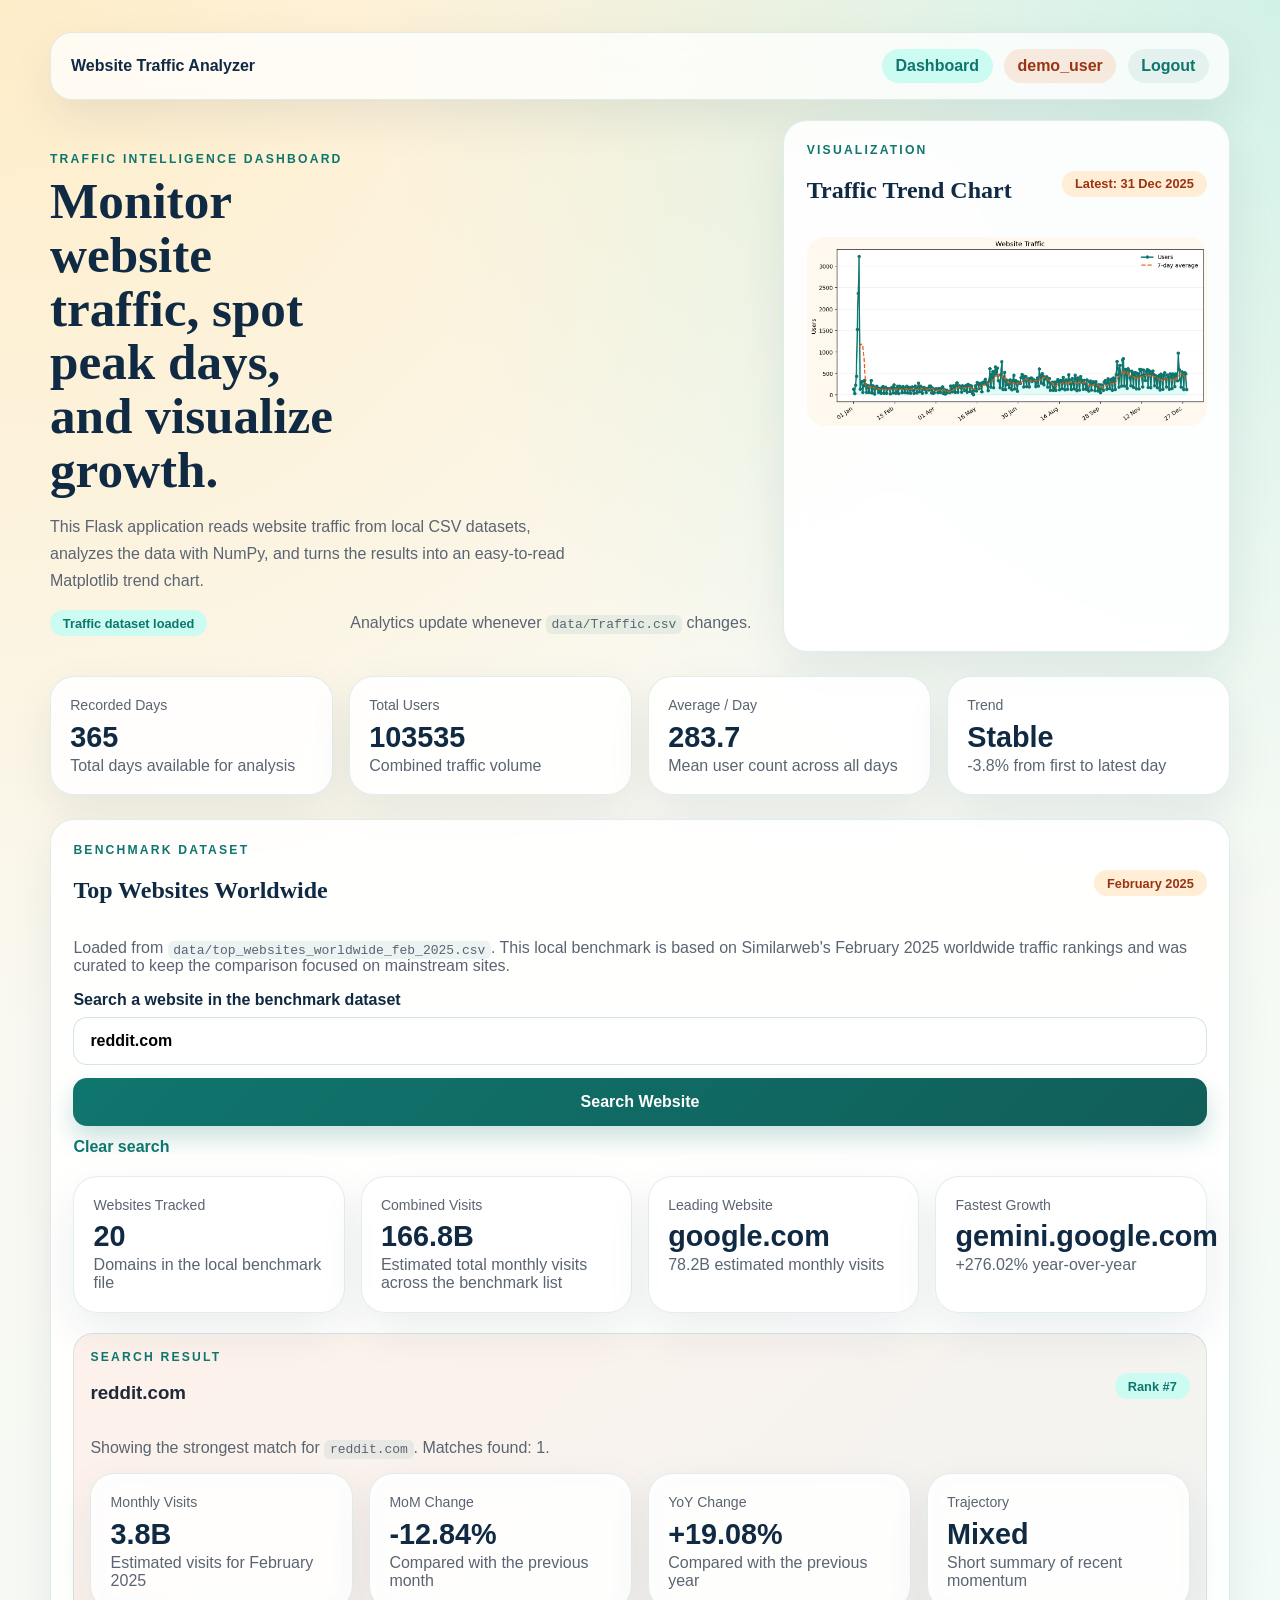
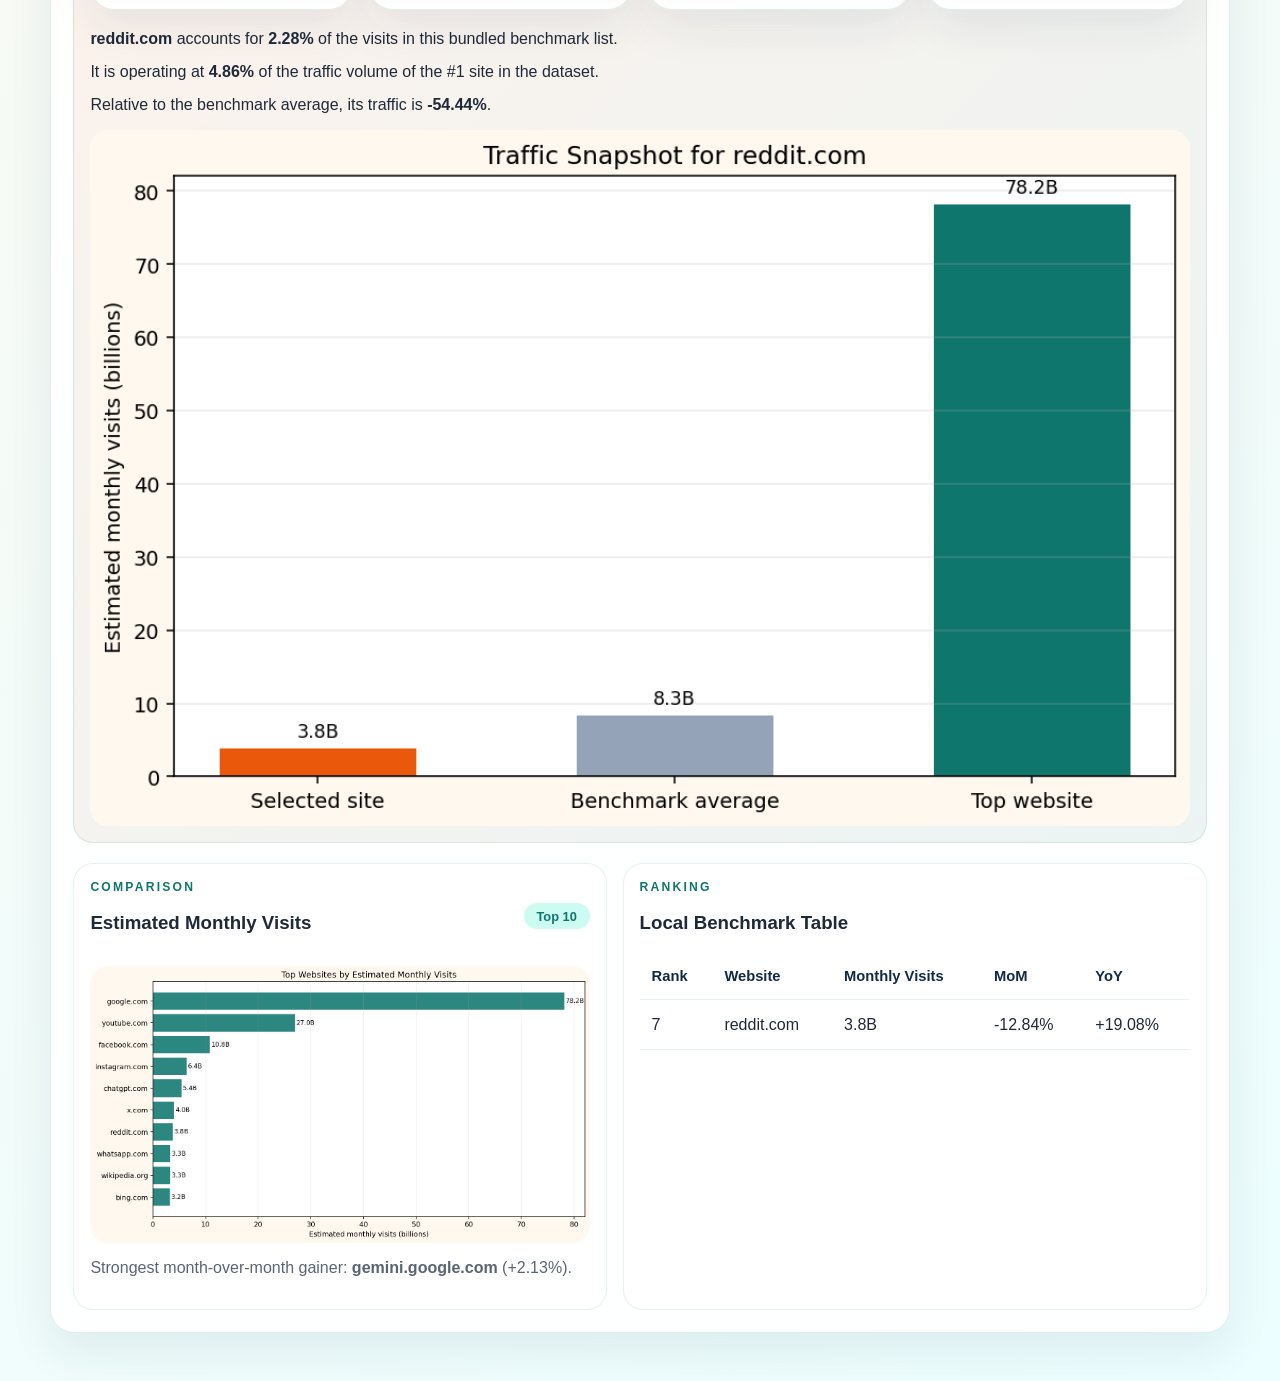
<file: report_assets/dashboard_preview.html>
<!DOCTYPE html>
<html lang="en">
<head>
    <meta charset="UTF-8">
    <meta name="viewport" content="width=device-width, initial-scale=1.0">
    <title>Website Traffic Analyzer</title>
    <style>
:root {
    --bg-start: #fff7ed;
    --bg-end: #ecfeff;
    --panel: rgba(255, 255, 255, 0.9);
    --panel-border: rgba(15, 118, 110, 0.12);
    --text-main: #1f2937;
    --text-soft: #5b6472;
    --heading: #102a43;
    --teal: #0f766e;
    --teal-soft: #ccfbf1;
    --orange: #ea580c;
    --orange-soft: #ffedd5;
    --danger: #b91c1c;
    --danger-soft: #fee2e2;
    --success: #166534;
    --success-soft: #dcfce7;
    --shadow: 0 18px 45px rgba(16, 42, 67, 0.08);
}

* {
    box-sizing: border-box;
}

body {
    margin: 0;
    min-height: 100vh;
    font-family: "Trebuchet MS", "Gill Sans", sans-serif;
    color: var(--text-main);
    background:
        radial-gradient(circle at top left, rgba(251, 191, 36, 0.18), transparent 32%),
        radial-gradient(circle at top right, rgba(45, 212, 191, 0.2), transparent 28%),
        linear-gradient(150deg, var(--bg-start), var(--bg-end));
}

.page-shell {
    width: min(1180px, calc(100% - 2rem));
    margin: 0 auto;
    padding: 2rem 0 3rem;
}

.topbar {
    display: flex;
    align-items: center;
    justify-content: space-between;
    gap: 1rem;
    margin-bottom: 1.25rem;
    padding: 1rem 1.25rem;
    border: 1px solid rgba(15, 118, 110, 0.12);
    border-radius: 22px;
    background: rgba(255, 255, 255, 0.76);
    box-shadow: var(--shadow);
    backdrop-filter: blur(12px);
}

.brand-mark {
    color: var(--heading);
    text-decoration: none;
    font-weight: 700;
}

.site-nav {
    display: flex;
    align-items: center;
    gap: 0.7rem;
    flex-wrap: wrap;
}

.site-nav a {
    color: var(--text-soft);
    text-decoration: none;
    font-weight: 700;
    padding: 0.5rem 0.85rem;
    border-radius: 999px;
    transition: background 0.15s ease, color 0.15s ease;
}

.site-nav a:hover,
.site-nav .nav-active {
    background: var(--teal-soft);
    color: var(--teal);
}

.inline-form {
    margin: 0;
}

.nav-button,
.user-chip {
    border-radius: 999px;
    padding: 0.5rem 0.85rem;
    font-weight: 700;
}

.nav-button {
    background: rgba(15, 118, 110, 0.08);
    color: var(--teal);
}

.user-chip {
    background: rgba(234, 88, 12, 0.12);
    color: #9a3412;
}

.hero,
.stats-grid,
.content-grid,
.auth-layout {
    margin-bottom: 1.5rem;
}

.hero,
.content-grid,
.auth-layout {
    display: grid;
    gap: 1.5rem;
}

.hero {
    grid-template-columns: 1.35fr 0.85fr;
    align-items: stretch;
}

.content-grid {
    grid-template-columns: 1fr;
}

.auth-layout {
    grid-template-columns: 1fr;
    align-items: center;
    justify-items: center;
    min-height: calc(100vh - 10rem);
}

.hero-copy {
    padding: 2rem 0.5rem 1rem 0;
    animation: fade-up 0.8s ease both;
}

.auth-copy {
    padding: 1rem 0.5rem 1rem 0;
    animation: fade-up 0.8s ease both;
}

.hero .chart-panel {
    align-self: stretch;
}

.hero-copy h1,
.auth-copy h1,
.panel h2,
.empty-state h3 {
    font-family: Georgia, "Times New Roman", serif;
    color: var(--heading);
}

.hero-copy h1,
.auth-copy h1 {
    margin: 0.5rem 0 0.9rem;
    font-size: clamp(2.3rem, 4vw, 4rem);
    line-height: 1.05;
    max-width: 12ch;
}

.hero-text {
    max-width: 60ch;
    line-height: 1.7;
    color: var(--text-soft);
}

.hero-meta,
.section-heading {
    display: flex;
    gap: 0.8rem;
    align-items: center;
    justify-content: space-between;
    flex-wrap: wrap;
}

.hero-note,
.stat-caption,
.helper-text,
.table-muted {
    color: var(--text-soft);
}

.eyebrow {
    margin: 0;
    text-transform: uppercase;
    letter-spacing: 0.18em;
    font-size: 0.76rem;
    font-weight: 700;
    color: var(--teal);
}

.panel {
    border: 1px solid var(--panel-border);
    border-radius: 24px;
    background: var(--panel);
    box-shadow: var(--shadow);
    backdrop-filter: blur(12px);
}

.chart-panel,
.table-panel,
.benchmark-panel,
.page-hero,
.log-preview-panel,
.auth-panel {
    padding: 1.4rem;
}

.auth-panel {
    max-width: 520px;
    width: 100%;
}

.auth-form,
.auth-points {
    display: grid;
    gap: 0.9rem;
}

.auth-tabs {
    display: inline-flex;
    gap: 0.45rem;
    padding: 0.35rem;
    margin: 1rem 0;
    border-radius: 999px;
    background: rgba(15, 118, 110, 0.08);
}

.auth-tab {
    color: var(--text-soft);
    text-decoration: none;
    padding: 0.6rem 1rem;
    border-radius: 999px;
    font-weight: 700;
}

.auth-tab-active {
    background: white;
    color: var(--teal);
    box-shadow: 0 6px 18px rgba(16, 42, 67, 0.1);
}

.auth-point {
    padding: 1rem 1.1rem;
    display: grid;
    gap: 0.35rem;
}

.benchmark-search-form {
    display: grid;
    gap: 0.8rem;
    margin: 1rem 0 1.2rem;
}

.benchmark-search-form label {
    display: grid;
    gap: 0.45rem;
    font-weight: 700;
    color: var(--heading);
}

input {
    width: 100%;
    border: 1px solid rgba(15, 118, 110, 0.18);
    border-radius: 14px;
    padding: 0.9rem 1rem;
    font: inherit;
    background: rgba(255, 255, 255, 0.94);
}

input:focus {
    outline: 3px solid rgba(15, 118, 110, 0.18);
    border-color: var(--teal);
}

button {
    border: none;
    cursor: pointer;
    font: inherit;
    font-weight: 700;
    transition: transform 0.15s ease, box-shadow 0.15s ease;
}

button:hover {
    transform: translateY(-1px);
}

.primary-btn,
.secondary-btn {
    width: 100%;
    padding: 0.92rem 1rem;
    border-radius: 14px;
}

.primary-btn {
    background: linear-gradient(135deg, var(--teal), #115e59);
    color: white;
    box-shadow: 0 12px 24px rgba(15, 118, 110, 0.22);
}

.secondary-btn {
    margin-top: 0.35rem;
    background: var(--orange-soft);
    color: #9a3412;
}

.stats-grid {
    display: grid;
    grid-template-columns: repeat(4, minmax(0, 1fr));
    gap: 1rem;
}

.benchmark-stats,
.benchmark-layout,
.search-metrics {
    display: grid;
    gap: 1rem;
}

.benchmark-stats {
    grid-template-columns: repeat(4, minmax(0, 1fr));
    margin: 1rem 0 1.25rem;
}

.benchmark-layout {
    grid-template-columns: 1.05fr 1.15fr;
}

.search-analysis {
    margin-bottom: 1.25rem;
}

.search-analysis-card {
    padding: 1rem;
    border-radius: 20px;
    background: linear-gradient(135deg, rgba(234, 88, 12, 0.08), rgba(15, 118, 110, 0.08));
    border: 1px solid rgba(15, 118, 110, 0.12);
}

.search-metrics {
    grid-template-columns: repeat(4, minmax(0, 1fr));
    margin: 1rem 0;
}

.search-insights {
    display: grid;
    gap: 0.45rem;
    line-height: 1.6;
}

.search-insights p {
    margin: 0;
}

.benchmark-chart-block,
.benchmark-table-block {
    padding: 1rem;
    border-radius: 20px;
    background: rgba(255, 255, 255, 0.76);
    border: 1px solid rgba(15, 118, 110, 0.1);
}

.log-preview-meta {
    display: flex;
    gap: 0.7rem;
    align-items: center;
    flex-wrap: wrap;
}

.stat-card {
    padding: 1.2rem;
    animation: fade-up 0.7s ease both;
}

.stat-label {
    display: inline-block;
    font-size: 0.88rem;
    color: var(--text-soft);
}

.stat-value {
    display: block;
    margin: 0.4rem 0 0.2rem;
    font-size: 1.8rem;
    color: var(--heading);
}

.chart-image {
    width: 100%;
    display: block;
    border-radius: 18px;
    margin-top: 0.8rem;
    background: white;
}

.table-wrap {
    overflow-x: auto;
}

table {
    width: 100%;
    border-collapse: collapse;
}

th,
td {
    padding: 0.95rem 0.75rem;
    text-align: left;
    border-bottom: 1px solid rgba(15, 118, 110, 0.1);
}

th {
    color: var(--heading);
    font-size: 0.92rem;
}

.table-badge,
.mini-badge,
.status-pill {
    display: inline-flex;
    align-items: center;
    border-radius: 999px;
    padding: 0.35rem 0.8rem;
    font-size: 0.8rem;
    font-weight: 700;
}

.table-badge,
.status-live {
    background: var(--teal-soft);
    color: var(--teal);
}

.mini-badge {
    background: var(--orange-soft);
    color: #9a3412;
}

.status-offline {
    background: var(--danger-soft);
    color: var(--danger);
}

.empty-state {
    margin-top: 1rem;
    padding: 2rem 1rem;
    border: 1px dashed rgba(15, 118, 110, 0.22);
    border-radius: 18px;
    text-align: center;
    color: var(--text-soft);
    background: rgba(255, 255, 255, 0.72);
}

.flash-stack {
    display: grid;
    gap: 0.75rem;
    margin-bottom: 1rem;
}

.flash {
    padding: 0.9rem 1rem;
    border-radius: 16px;
    font-weight: 700;
}

.flash-success {
    background: var(--success-soft);
    color: var(--success);
}

.flash-error {
    background: var(--danger-soft);
    color: var(--danger);
}

.text-link {
    color: var(--teal);
    font-weight: 700;
    text-decoration: none;
}

.text-link:hover {
    text-decoration: underline;
}

code {
    padding: 0.12rem 0.35rem;
    border-radius: 6px;
    background: rgba(15, 118, 110, 0.08);
}

@keyframes fade-up {
    from {
        opacity: 0;
        transform: translateY(16px);
    }
    to {
        opacity: 1;
        transform: translateY(0);
    }
}

@media (max-width: 960px) {
    .hero,
    .content-grid,
    .stats-grid,
    .benchmark-stats,
    .benchmark-layout,
    .search-metrics,
    .auth-layout {
        grid-template-columns: 1fr 1fr;
    }

    .topbar {
        flex-direction: column;
        align-items: flex-start;
    }

    .hero-copy {
        padding-right: 0;
    }
}

@media (max-width: 720px) {
    .hero,
    .content-grid,
    .stats-grid,
    .benchmark-stats,
    .benchmark-layout,
    .search-metrics,
    .auth-layout {
        grid-template-columns: 1fr;
    }

    .page-shell {
        width: min(100% - 1rem, 1180px);
    }

    .hero-copy h1,
    .auth-copy h1 {
        max-width: none;
    }

    .auth-panel {
        justify-self: stretch;
    }
}

</style>
</head>
<body>
    <div class="page-shell">
        <header class="topbar">
            <a href="/" class="brand-mark">Website Traffic Analyzer</a>
            <nav class="site-nav">
                
                    <a
                        href="/"
                        class="nav-active"
                    >
                        Dashboard
                    </a>
                    <span class="user-chip">demo_user</span>
                    <form action="/logout" method="post" class="inline-form">
                        <button type="submit" class="nav-button">Logout</button>
                    </form>
                
            </nav>
        </header>

        
            
        

        
<section class="hero">
    <div class="hero-copy">
        <p class="eyebrow">Traffic Intelligence Dashboard</p>
        <h1>Monitor website traffic, spot peak days, and visualize growth.</h1>
        <p class="hero-text">
            This Flask application reads website traffic from local CSV datasets, analyzes the data with NumPy,
            and turns the results into an easy-to-read Matplotlib trend chart.
        </p>
        <div class="hero-meta">
            <span class="status-pill status-live">
                Traffic dataset loaded
            </span>
            <span class="hero-note">
                
                    Analytics update whenever <code>data/Traffic.csv</code> changes.
                
            </span>
        </div>
        
    </div>

    <article class="panel chart-panel">
        <div class="section-heading">
            <div>
                <p class="eyebrow">Visualization</p>
                <h2>Traffic Trend Chart</h2>
            </div>
            
                <span class="mini-badge">Latest: 31 Dec 2025</span>
            
        </div>

        
            <img
                class="chart-image"
                src="[data-uri]"
                alt="Line chart showing website traffic"
            >
        
    </article>
</section>

<section class="stats-grid">
    <article class="panel stat-card">
        <span class="stat-label">Recorded Days</span>
        <strong class="stat-value">365</strong>
        <span class="stat-caption">Total days available for analysis</span>
    </article>
    <article class="panel stat-card">
        <span class="stat-label">Total Users</span>
        <strong class="stat-value">103535</strong>
        <span class="stat-caption">Combined traffic volume</span>
    </article>
    <article class="panel stat-card">
        <span class="stat-label">Average / Day</span>
        <strong class="stat-value">283.7</strong>
        <span class="stat-caption">Mean user count across all days</span>
    </article>
    <article class="panel stat-card">
        <span class="stat-label">Trend</span>
        <strong class="stat-value">Stable</strong>
        <span class="stat-caption">
            
                -3.8% from first to latest day
            
        </span>
    </article>
</section>


<section class="panel benchmark-panel">
    <div class="section-heading">
        <div>
            <p class="eyebrow">Benchmark Dataset</p>
            <h2>Top Websites Worldwide</h2>
        </div>
        
            <span class="mini-badge">February 2025</span>
        
    </div>

    
        <p class="helper-text">
            Loaded from <code>data/top_websites_worldwide_feb_2025.csv</code>. This local benchmark is based on Similarweb's
            February 2025 worldwide traffic rankings and was curated to keep the comparison focused on mainstream sites.
        </p>

        <form action="/" method="get" class="benchmark-search-form">
            <label>
                Search a website in the benchmark dataset
                <input
                    type="text"
                    name="benchmark_query"
                    value="reddit.com"
                    placeholder="Try reddit.com, amazon.com, chatgpt.com"
                >
            </label>
            <button type="submit" class="primary-btn">Search Website</button>
            <a href="/" class="text-link">Clear search</a>
        </form>

        <section class="benchmark-stats">
            <article class="panel stat-card">
                <span class="stat-label">Websites Tracked</span>
                <strong class="stat-value">20</strong>
                <span class="stat-caption">Domains in the local benchmark file</span>
            </article>
            <article class="panel stat-card">
                <span class="stat-label">Combined Visits</span>
                <strong class="stat-value">166.8B</strong>
                <span class="stat-caption">Estimated total monthly visits across the benchmark list</span>
            </article>
            <article class="panel stat-card">
                <span class="stat-label">Leading Website</span>
                <strong class="stat-value">google.com</strong>
                <span class="stat-caption">78.2B estimated monthly visits</span>
            </article>
            <article class="panel stat-card">
                <span class="stat-label">Fastest Growth</span>
                <strong class="stat-value">gemini.google.com</strong>
                <span class="stat-caption">+276.02% year-over-year</span>
            </article>
        </section>

        
            <section class="search-analysis">
                
                    <article class="search-analysis-card">
                        <div class="section-heading">
                            <div>
                                <p class="eyebrow">Search Result</p>
                                <h3>reddit.com</h3>
                            </div>
                            <span class="table-badge">Rank #7</span>
                        </div>
                        <p class="helper-text">
                            Showing the strongest match for <code>reddit.com</code>.
                            Matches found: 1.
                        </p>

                        <div class="search-metrics">
                            <article class="panel stat-card">
                                <span class="stat-label">Monthly Visits</span>
                                <strong class="stat-value">3.8B</strong>
                                <span class="stat-caption">Estimated visits for February 2025</span>
                            </article>
                            <article class="panel stat-card">
                                <span class="stat-label">MoM Change</span>
                                <strong class="stat-value">-12.84%</strong>
                                <span class="stat-caption">Compared with the previous month</span>
                            </article>
                            <article class="panel stat-card">
                                <span class="stat-label">YoY Change</span>
                                <strong class="stat-value">+19.08%</strong>
                                <span class="stat-caption">Compared with the previous year</span>
                            </article>
                            <article class="panel stat-card">
                                <span class="stat-label">Trajectory</span>
                                <strong class="stat-value">Mixed</strong>
                                <span class="stat-caption">Short summary of recent momentum</span>
                            </article>
                        </div>

                        <div class="search-insights">
                            <p>
                                <strong>reddit.com</strong> accounts for
                                <strong>2.28%</strong>
                                of the visits in this bundled benchmark list.
                            </p>
                            <p>
                                It is operating at <strong>4.86%</strong>
                                of the traffic volume of the #1 site in the dataset.
                            </p>
                            <p>
                                Relative to the benchmark average, its traffic is
                                <strong>-54.44%</strong>.
                            </p>
                        </div>

                        
                            <img
                                class="chart-image"
                                src="[data-uri]"
                                alt="Comparison chart for the searched website"
                            >
                        
                    </article>
                
            </section>
        

        <section class="benchmark-layout">
            <article class="benchmark-chart-block">
                <div class="section-heading">
                    <div>
                        <p class="eyebrow">Comparison</p>
                        <h3>Estimated Monthly Visits</h3>
                    </div>
                    <span class="table-badge">Top 10</span>
                </div>
                
                    <img
                        class="chart-image"
                        src="[data-uri]"
                        alt="Bar chart comparing estimated monthly visits for top websites"
                    >
                
                <p class="helper-text">
                    Strongest month-over-month gainer: <strong>gemini.google.com</strong>
                    (+2.13%).
                </p>
            </article>

            <article class="benchmark-table-block">
                <div class="section-heading">
                    <div>
                        <p class="eyebrow">Ranking</p>
                        <h3>Local Benchmark Table</h3>
                    </div>
                </div>
                <div class="table-wrap">
                    <table>
                        <thead>
                            <tr>
                                <th>Rank</th>
                                <th>Website</th>
                                <th>Monthly Visits</th>
                                <th>MoM</th>
                                <th>YoY</th>
                            </tr>
                        </thead>
                        <tbody>
                            
                                <tr>
                                    <td>7</td>
                                    <td>reddit.com</td>
                                    <td>3.8B</td>
                                    <td>-12.84%</td>
                                    <td>+19.08%</td>
                                </tr>
                            
                        </tbody>
                    </table>
                </div>
            </article>
        </section>
    
</section>


    </div>
</body>
</html>
</file>
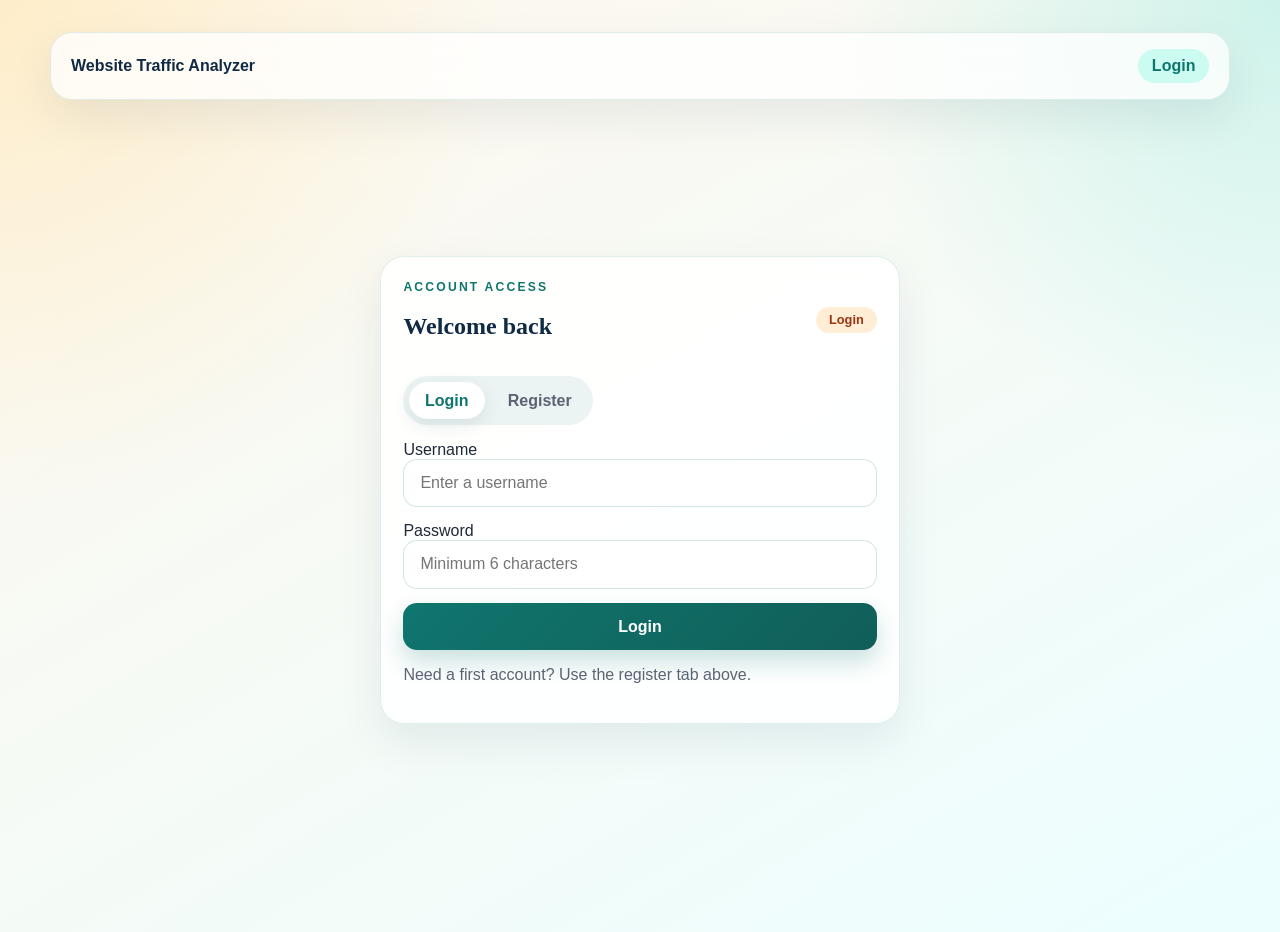
<file: report_assets/login_preview.html>
<!DOCTYPE html>
<html lang="en">
<head>
    <meta charset="UTF-8">
    <meta name="viewport" content="width=device-width, initial-scale=1.0">
    <title>Website Traffic Analyzer</title>
    <style>
:root {
    --bg-start: #fff7ed;
    --bg-end: #ecfeff;
    --panel: rgba(255, 255, 255, 0.9);
    --panel-border: rgba(15, 118, 110, 0.12);
    --text-main: #1f2937;
    --text-soft: #5b6472;
    --heading: #102a43;
    --teal: #0f766e;
    --teal-soft: #ccfbf1;
    --orange: #ea580c;
    --orange-soft: #ffedd5;
    --danger: #b91c1c;
    --danger-soft: #fee2e2;
    --success: #166534;
    --success-soft: #dcfce7;
    --shadow: 0 18px 45px rgba(16, 42, 67, 0.08);
}

* {
    box-sizing: border-box;
}

body {
    margin: 0;
    min-height: 100vh;
    font-family: "Trebuchet MS", "Gill Sans", sans-serif;
    color: var(--text-main);
    background:
        radial-gradient(circle at top left, rgba(251, 191, 36, 0.18), transparent 32%),
        radial-gradient(circle at top right, rgba(45, 212, 191, 0.2), transparent 28%),
        linear-gradient(150deg, var(--bg-start), var(--bg-end));
}

.page-shell {
    width: min(1180px, calc(100% - 2rem));
    margin: 0 auto;
    padding: 2rem 0 3rem;
}

.topbar {
    display: flex;
    align-items: center;
    justify-content: space-between;
    gap: 1rem;
    margin-bottom: 1.25rem;
    padding: 1rem 1.25rem;
    border: 1px solid rgba(15, 118, 110, 0.12);
    border-radius: 22px;
    background: rgba(255, 255, 255, 0.76);
    box-shadow: var(--shadow);
    backdrop-filter: blur(12px);
}

.brand-mark {
    color: var(--heading);
    text-decoration: none;
    font-weight: 700;
}

.site-nav {
    display: flex;
    align-items: center;
    gap: 0.7rem;
    flex-wrap: wrap;
}

.site-nav a {
    color: var(--text-soft);
    text-decoration: none;
    font-weight: 700;
    padding: 0.5rem 0.85rem;
    border-radius: 999px;
    transition: background 0.15s ease, color 0.15s ease;
}

.site-nav a:hover,
.site-nav .nav-active {
    background: var(--teal-soft);
    color: var(--teal);
}

.inline-form {
    margin: 0;
}

.nav-button,
.user-chip {
    border-radius: 999px;
    padding: 0.5rem 0.85rem;
    font-weight: 700;
}

.nav-button {
    background: rgba(15, 118, 110, 0.08);
    color: var(--teal);
}

.user-chip {
    background: rgba(234, 88, 12, 0.12);
    color: #9a3412;
}

.hero,
.stats-grid,
.content-grid,
.auth-layout {
    margin-bottom: 1.5rem;
}

.hero,
.content-grid,
.auth-layout {
    display: grid;
    gap: 1.5rem;
}

.hero {
    grid-template-columns: 1.35fr 0.85fr;
    align-items: stretch;
}

.content-grid {
    grid-template-columns: 1fr;
}

.auth-layout {
    grid-template-columns: 1fr;
    align-items: center;
    justify-items: center;
    min-height: calc(100vh - 10rem);
}

.hero-copy {
    padding: 2rem 0.5rem 1rem 0;
    animation: fade-up 0.8s ease both;
}

.auth-copy {
    padding: 1rem 0.5rem 1rem 0;
    animation: fade-up 0.8s ease both;
}

.hero .chart-panel {
    align-self: stretch;
}

.hero-copy h1,
.auth-copy h1,
.panel h2,
.empty-state h3 {
    font-family: Georgia, "Times New Roman", serif;
    color: var(--heading);
}

.hero-copy h1,
.auth-copy h1 {
    margin: 0.5rem 0 0.9rem;
    font-size: clamp(2.3rem, 4vw, 4rem);
    line-height: 1.05;
    max-width: 12ch;
}

.hero-text {
    max-width: 60ch;
    line-height: 1.7;
    color: var(--text-soft);
}

.hero-meta,
.section-heading {
    display: flex;
    gap: 0.8rem;
    align-items: center;
    justify-content: space-between;
    flex-wrap: wrap;
}

.hero-note,
.stat-caption,
.helper-text,
.table-muted {
    color: var(--text-soft);
}

.eyebrow {
    margin: 0;
    text-transform: uppercase;
    letter-spacing: 0.18em;
    font-size: 0.76rem;
    font-weight: 700;
    color: var(--teal);
}

.panel {
    border: 1px solid var(--panel-border);
    border-radius: 24px;
    background: var(--panel);
    box-shadow: var(--shadow);
    backdrop-filter: blur(12px);
}

.chart-panel,
.table-panel,
.benchmark-panel,
.page-hero,
.log-preview-panel,
.auth-panel {
    padding: 1.4rem;
}

.auth-panel {
    max-width: 520px;
    width: 100%;
}

.auth-form,
.auth-points {
    display: grid;
    gap: 0.9rem;
}

.auth-tabs {
    display: inline-flex;
    gap: 0.45rem;
    padding: 0.35rem;
    margin: 1rem 0;
    border-radius: 999px;
    background: rgba(15, 118, 110, 0.08);
}

.auth-tab {
    color: var(--text-soft);
    text-decoration: none;
    padding: 0.6rem 1rem;
    border-radius: 999px;
    font-weight: 700;
}

.auth-tab-active {
    background: white;
    color: var(--teal);
    box-shadow: 0 6px 18px rgba(16, 42, 67, 0.1);
}

.auth-point {
    padding: 1rem 1.1rem;
    display: grid;
    gap: 0.35rem;
}

.benchmark-search-form {
    display: grid;
    gap: 0.8rem;
    margin: 1rem 0 1.2rem;
}

.benchmark-search-form label {
    display: grid;
    gap: 0.45rem;
    font-weight: 700;
    color: var(--heading);
}

input {
    width: 100%;
    border: 1px solid rgba(15, 118, 110, 0.18);
    border-radius: 14px;
    padding: 0.9rem 1rem;
    font: inherit;
    background: rgba(255, 255, 255, 0.94);
}

input:focus {
    outline: 3px solid rgba(15, 118, 110, 0.18);
    border-color: var(--teal);
}

button {
    border: none;
    cursor: pointer;
    font: inherit;
    font-weight: 700;
    transition: transform 0.15s ease, box-shadow 0.15s ease;
}

button:hover {
    transform: translateY(-1px);
}

.primary-btn,
.secondary-btn {
    width: 100%;
    padding: 0.92rem 1rem;
    border-radius: 14px;
}

.primary-btn {
    background: linear-gradient(135deg, var(--teal), #115e59);
    color: white;
    box-shadow: 0 12px 24px rgba(15, 118, 110, 0.22);
}

.secondary-btn {
    margin-top: 0.35rem;
    background: var(--orange-soft);
    color: #9a3412;
}

.stats-grid {
    display: grid;
    grid-template-columns: repeat(4, minmax(0, 1fr));
    gap: 1rem;
}

.benchmark-stats,
.benchmark-layout,
.search-metrics {
    display: grid;
    gap: 1rem;
}

.benchmark-stats {
    grid-template-columns: repeat(4, minmax(0, 1fr));
    margin: 1rem 0 1.25rem;
}

.benchmark-layout {
    grid-template-columns: 1.05fr 1.15fr;
}

.search-analysis {
    margin-bottom: 1.25rem;
}

.search-analysis-card {
    padding: 1rem;
    border-radius: 20px;
    background: linear-gradient(135deg, rgba(234, 88, 12, 0.08), rgba(15, 118, 110, 0.08));
    border: 1px solid rgba(15, 118, 110, 0.12);
}

.search-metrics {
    grid-template-columns: repeat(4, minmax(0, 1fr));
    margin: 1rem 0;
}

.search-insights {
    display: grid;
    gap: 0.45rem;
    line-height: 1.6;
}

.search-insights p {
    margin: 0;
}

.benchmark-chart-block,
.benchmark-table-block {
    padding: 1rem;
    border-radius: 20px;
    background: rgba(255, 255, 255, 0.76);
    border: 1px solid rgba(15, 118, 110, 0.1);
}

.log-preview-meta {
    display: flex;
    gap: 0.7rem;
    align-items: center;
    flex-wrap: wrap;
}

.stat-card {
    padding: 1.2rem;
    animation: fade-up 0.7s ease both;
}

.stat-label {
    display: inline-block;
    font-size: 0.88rem;
    color: var(--text-soft);
}

.stat-value {
    display: block;
    margin: 0.4rem 0 0.2rem;
    font-size: 1.8rem;
    color: var(--heading);
}

.chart-image {
    width: 100%;
    display: block;
    border-radius: 18px;
    margin-top: 0.8rem;
    background: white;
}

.table-wrap {
    overflow-x: auto;
}

table {
    width: 100%;
    border-collapse: collapse;
}

th,
td {
    padding: 0.95rem 0.75rem;
    text-align: left;
    border-bottom: 1px solid rgba(15, 118, 110, 0.1);
}

th {
    color: var(--heading);
    font-size: 0.92rem;
}

.table-badge,
.mini-badge,
.status-pill {
    display: inline-flex;
    align-items: center;
    border-radius: 999px;
    padding: 0.35rem 0.8rem;
    font-size: 0.8rem;
    font-weight: 700;
}

.table-badge,
.status-live {
    background: var(--teal-soft);
    color: var(--teal);
}

.mini-badge {
    background: var(--orange-soft);
    color: #9a3412;
}

.status-offline {
    background: var(--danger-soft);
    color: var(--danger);
}

.empty-state {
    margin-top: 1rem;
    padding: 2rem 1rem;
    border: 1px dashed rgba(15, 118, 110, 0.22);
    border-radius: 18px;
    text-align: center;
    color: var(--text-soft);
    background: rgba(255, 255, 255, 0.72);
}

.flash-stack {
    display: grid;
    gap: 0.75rem;
    margin-bottom: 1rem;
}

.flash {
    padding: 0.9rem 1rem;
    border-radius: 16px;
    font-weight: 700;
}

.flash-success {
    background: var(--success-soft);
    color: var(--success);
}

.flash-error {
    background: var(--danger-soft);
    color: var(--danger);
}

.text-link {
    color: var(--teal);
    font-weight: 700;
    text-decoration: none;
}

.text-link:hover {
    text-decoration: underline;
}

code {
    padding: 0.12rem 0.35rem;
    border-radius: 6px;
    background: rgba(15, 118, 110, 0.08);
}

@keyframes fade-up {
    from {
        opacity: 0;
        transform: translateY(16px);
    }
    to {
        opacity: 1;
        transform: translateY(0);
    }
}

@media (max-width: 960px) {
    .hero,
    .content-grid,
    .stats-grid,
    .benchmark-stats,
    .benchmark-layout,
    .search-metrics,
    .auth-layout {
        grid-template-columns: 1fr 1fr;
    }

    .topbar {
        flex-direction: column;
        align-items: flex-start;
    }

    .hero-copy {
        padding-right: 0;
    }
}

@media (max-width: 720px) {
    .hero,
    .content-grid,
    .stats-grid,
    .benchmark-stats,
    .benchmark-layout,
    .search-metrics,
    .auth-layout {
        grid-template-columns: 1fr;
    }

    .page-shell {
        width: min(100% - 1rem, 1180px);
    }

    .hero-copy h1,
    .auth-copy h1 {
        max-width: none;
    }

    .auth-panel {
        justify-self: stretch;
    }
}

</style>
</head>
<body>
    <div class="page-shell">
        <header class="topbar">
            <a href="/" class="brand-mark">Website Traffic Analyzer</a>
            <nav class="site-nav">
                
                    <a
                        href="/login"
                        class="nav-active"
                    >
                        Login
                    </a>
                
            </nav>
        </header>

        
            
        

        
<section class="auth-layout">
    <article class="panel auth-panel">
        <div class="section-heading">
            <div>
                <p class="eyebrow">Account Access</p>
                <h2>Welcome back</h2>
            </div>
            <span class="mini-badge">Login</span>
        </div>

        <div class="auth-tabs">
            <a href="/login" class="auth-tab auth-tab-active">Login</a>
            <a href="/login?mode=register" class="auth-tab ">Register</a>
        </div>

        <form action="/login" method="post" class="auth-form">
            <input type="hidden" name="action" value="login">

            <label>
                Username
                <input
                    type="text"
                    name="username"
                    value=""
                    placeholder="Enter a username"
                    autocomplete="username"
                    required
                >
            </label>

            <label>
                Password
                <input
                    type="password"
                    name="password"
                    placeholder="Minimum 6 characters"
                    autocomplete="current-password"
                    required
                >
            </label>

            <button type="submit" class="primary-btn">
                Login
            </button>
        </form>

        <p class="helper-text">
            
                Need a first account? Use the register tab above.
            
        </p>
    </article>
</section>

    </div>
</body>
</html>
</file>
